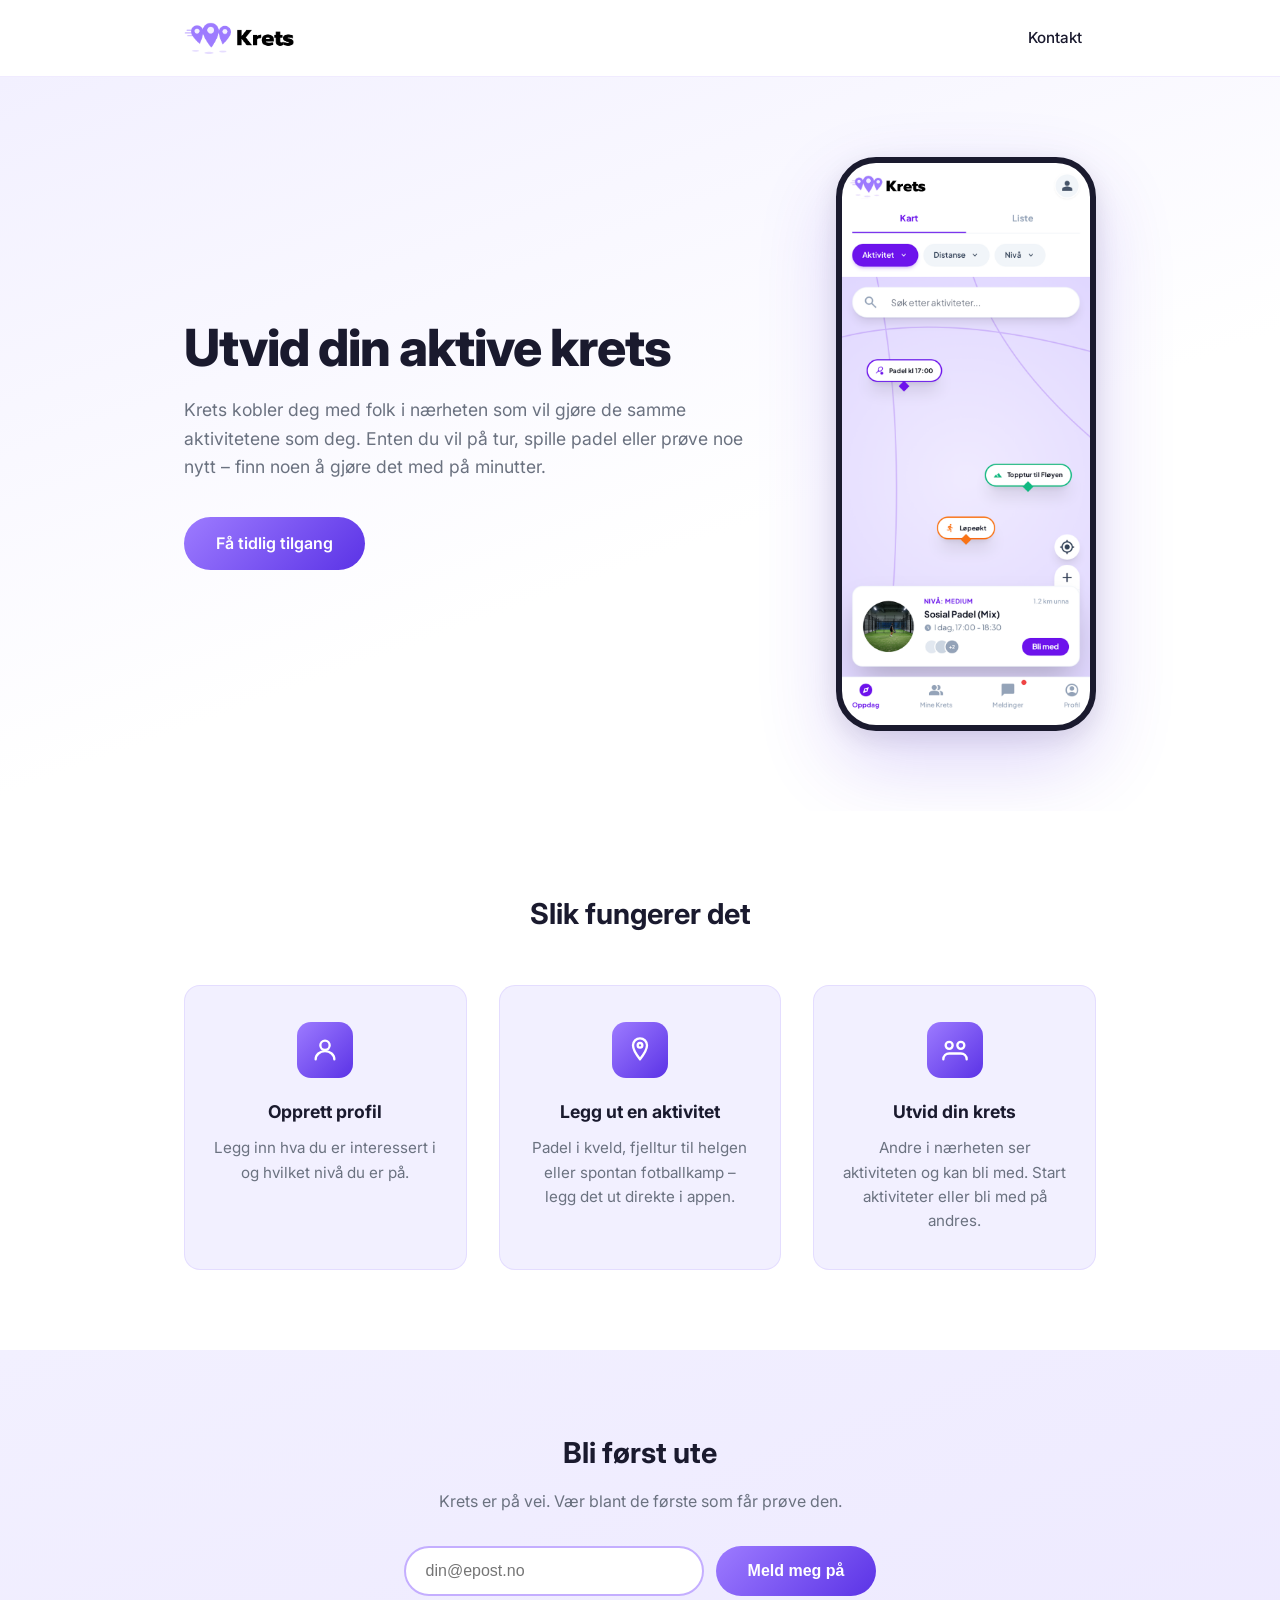
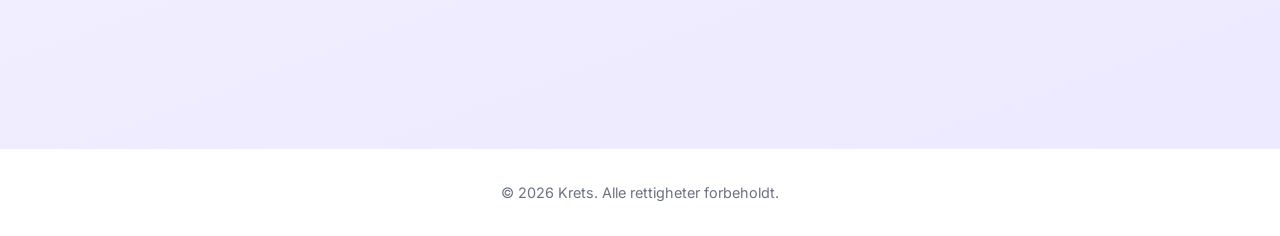
<file: index.html>
<!DOCTYPE html>
<html lang="no">
<head>
  <meta charset="UTF-8" />
  <meta name="viewport" content="width=device-width, initial-scale=1.0" />
  <title>Krets – Utvid din aktive krets</title>
  <link rel="icon" type="image/svg+xml" href="krets-icon.svg" />
  <link rel="preconnect" href="https://fonts.googleapis.com" />
  <link rel="preconnect" href="https://fonts.gstatic.com" crossorigin />
  <link href="https://fonts.googleapis.com/css2?family=Inter:wght@400;500;600;700;800&display=swap" rel="stylesheet" />
  <link rel="stylesheet" href="style.css" />
</head>
<body>

  <!-- HEADER -->
  <header>
    <div class="container header-inner">
      <img src="krets-logo-main.png" alt="Krets" class="logo-img" />
      <nav>
        <a href="kontakt.html" class="nav-link">Kontakt</a>
      </nav>
    </div>
  </header>

  <!-- HERO -->
  <section class="hero">
    <div class="container hero-inner">
      <div class="hero-text">
        <h1>Utvid din aktive krets</h1>
        <p class="hero-sub">
          Krets kobler deg med folk i nærheten som vil gjøre de samme aktivitetene som deg.
          Enten du vil på tur, spille padel eller prøve noe nytt – finn noen å gjøre det med på minutter.
        </p>
        <a href="#signup" class="btn">Få tidlig tilgang</a>
      </div>
      <div class="hero-phone">
        <div class="phone-frame">
          <img src="app-example.png" alt="Krets app" class="phone-screen" />
        </div>
      </div>
    </div>
  </section>

  <!-- HOW IT WORKS -->
  <section class="features">
    <div class="container">
      <h2>Slik fungerer det</h2>
      <div class="feature-grid">
        <div class="feature-card">
          <div class="feature-icon">
            <svg xmlns="http://www.w3.org/2000/svg" width="28" height="28" viewBox="0 0 24 24" fill="none" stroke="currentColor" stroke-width="2" stroke-linecap="round" stroke-linejoin="round"><circle cx="12" cy="8" r="4"/><path d="M4 20c0-4 3.6-7 8-7s8 3 8 7"/></svg>
          </div>
          <h3>Opprett profil</h3>
          <p>Legg inn hva du er interessert i og hvilket nivå du er på.</p>
        </div>
        <div class="feature-card">
          <div class="feature-icon">
            <svg xmlns="http://www.w3.org/2000/svg" width="28" height="28" viewBox="0 0 24 24" fill="none" stroke="currentColor" stroke-width="2" stroke-linecap="round" stroke-linejoin="round"><path d="M12 2C8.686 2 6 4.686 6 8c0 4.418 6 12 6 12s6-7.582 6-12c0-3.314-2.686-6-6-6z"/><circle cx="12" cy="8" r="2"/></svg>
          </div>
          <h3>Legg ut en aktivitet</h3>
          <p>Padel i kveld, fjelltur til helgen eller spontan fotballkamp – legg det ut direkte i appen.</p>
        </div>
        <div class="feature-card">
          <div class="feature-icon">
            <svg xmlns="http://www.w3.org/2000/svg" width="28" height="28" viewBox="0 0 24 24" fill="none" stroke="currentColor" stroke-width="2" stroke-linecap="round" stroke-linejoin="round"><circle cx="7" cy="8" r="3"/><circle cx="17" cy="8" r="3"/><path d="M2 20c0-3 2.2-5 5-5h10c2.8 0 5 2 5 5"/></svg>
          </div>
          <h3>Utvid din krets</h3>
          <p>Andre i nærheten ser aktiviteten og kan bli med. Start aktiviteter eller bli med på andres.</p>
        </div>
      </div>
    </div>
  </section>

  <!-- SIGNUP -->
  <section class="signup" id="signup">
    <div class="container">
      <h2>Bli først ute</h2>
      <p>Krets er på vei. Vær blant de første som får prøve den.</p>
      <form class="signup-form" id="signupForm">
        <input type="email" id="emailInput" placeholder="din@epost.no" required />
        <button type="submit" class="btn">Meld meg på</button>
      </form>
      <p class="form-feedback" id="formFeedback"></p>
    </div>
  </section>

  <!-- FOOTER -->
  <footer>
    <div class="container">
      <p>© 2026 Krets. Alle rettigheter forbeholdt.</p>
    </div>
  </footer>

  <script src="main.js"></script>
</body>
</html>
</file>
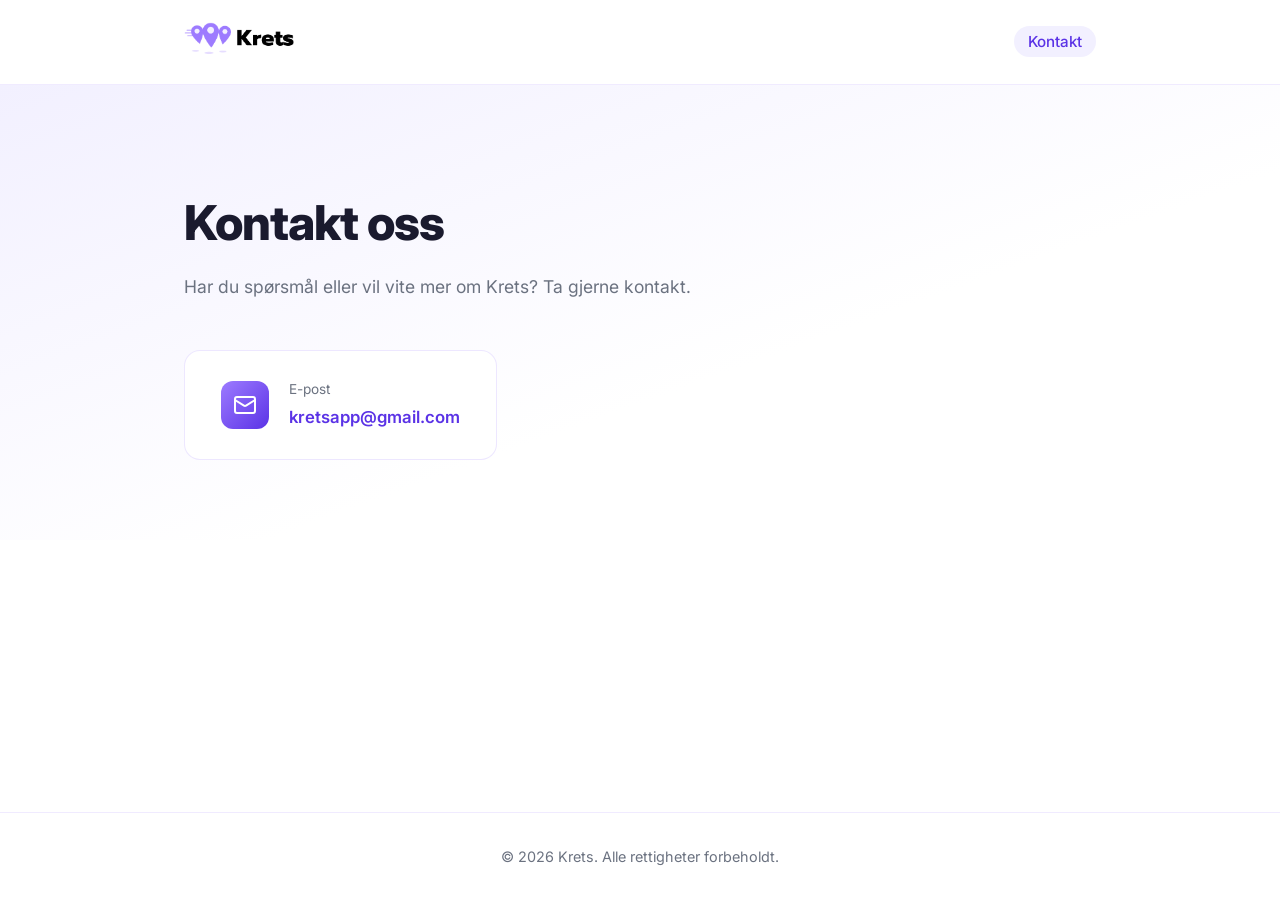
<file: kontakt.html>
<!DOCTYPE html>
<html lang="no">
<head>
  <meta charset="UTF-8" />
  <meta name="viewport" content="width=device-width, initial-scale=1.0" />
  <title>Kontakt – Krets</title>
  <link rel="icon" type="image/svg+xml" href="krets-icon.svg" />
  <link rel="preconnect" href="https://fonts.googleapis.com" />
  <link rel="preconnect" href="https://fonts.gstatic.com" crossorigin />
  <link href="https://fonts.googleapis.com/css2?family=Inter:wght@400;500;600;700;800&display=swap" rel="stylesheet" />
  <link rel="stylesheet" href="style.css" />
</head>
<body>

  <!-- HEADER -->
  <header>
    <div class="container header-inner">
      <a href="index.html"><img src="krets-logo-main.png" alt="Krets" class="logo-img" /></a>
      <nav>
        <a href="kontakt.html" class="nav-link active">Kontakt</a>
      </nav>
    </div>
  </header>

  <!-- CONTACT -->
  <main><section class="contact-page">
    <div class="container">
      <h1>Kontakt oss</h1>
      <p class="contact-sub">Har du spørsmål eller vil vite mer om Krets? Ta gjerne kontakt.</p>
      <div class="contact-card">
        <div class="contact-icon">
          <svg xmlns="http://www.w3.org/2000/svg" width="24" height="24" viewBox="0 0 24 24" fill="none" stroke="currentColor" stroke-width="2" stroke-linecap="round" stroke-linejoin="round"><rect width="20" height="16" x="2" y="4" rx="2"/><path d="m22 7-8.97 5.7a1.94 1.94 0 0 1-2.06 0L2 7"/></svg>
        </div>
        <div>
          <p class="contact-label">E-post</p>
          <a href="mailto:kretsapp@gmail.com" class="contact-value">kretsapp@gmail.com</a>
        </div>
      </div>
    </div>
  </section></main>

  <!-- FOOTER -->
  <footer>
    <div class="container">
      <p>© 2026 Krets. Alle rettigheter forbeholdt.</p>
    </div>
  </footer>

</body>
</html>
</file>
<file: style.css>
*, *::before, *::after {
  box-sizing: border-box;
  margin: 0;
  padding: 0;
}

:root {
  --purple: #9D7BFF;
  --purple-dark: #5B33E6;
  --purple-light: #C4AEFF;
  --frost: #F2F0FF;
  --ink: #1A1A2E;
  --gray: #6b7280;
  --white: #ffffff;
}

html {
  scroll-behavior: smooth;
}

body {
  font-family: 'Inter', sans-serif;
  color: var(--ink);
  background: var(--white);
  line-height: 1.6;
  min-height: 100vh;
  display: flex;
  flex-direction: column;
}

main {
  flex: 1;
}

.container {
  max-width: 960px;
  margin: 0 auto;
  padding: 0 24px;
}

/* HEADER */
header {
  padding: 20px 0;
  border-bottom: 1px solid rgba(157, 123, 255, 0.15);
}

.header-inner {
  display: flex;
  align-items: center;
  justify-content: space-between;
}

.logo-img {
  height: 36px;
  width: auto;
}

.nav-link {
  font-size: 0.95rem;
  font-weight: 500;
  color: var(--ink);
  text-decoration: none;
  padding: 6px 14px;
  border-radius: 50px;
  transition: background 0.15s, color 0.15s;
}

.nav-link:hover,
.nav-link.active {
  background: var(--frost);
  color: var(--purple-dark);
}

/* CONTACT PAGE */
.contact-page {
  padding: 100px 0 80px;
  background: linear-gradient(160deg, var(--frost) 0%, var(--white) 60%);
}

.contact-page h1 {
  font-size: clamp(2rem, 5vw, 3rem);
  font-weight: 800;
  letter-spacing: -1px;
  margin-bottom: 12px;
  color: var(--ink);
}

.contact-sub {
  font-size: 1.1rem;
  color: var(--gray);
  margin-bottom: 48px;
}

.contact-card {
  display: inline-flex;
  align-items: center;
  gap: 20px;
  background: var(--white);
  border: 1px solid rgba(196, 174, 255, 0.3);
  border-radius: 16px;
  padding: 28px 36px;
}

.contact-icon {
  display: inline-flex;
  align-items: center;
  justify-content: center;
  width: 48px;
  height: 48px;
  background: linear-gradient(135deg, var(--purple) 0%, var(--purple-dark) 100%);
  border-radius: 12px;
  color: var(--white);
  flex-shrink: 0;
}

.contact-label {
  font-size: 0.85rem;
  color: var(--gray);
  margin-bottom: 4px;
}

.contact-value {
  font-size: 1.05rem;
  font-weight: 600;
  color: var(--purple-dark);
  text-decoration: none;
}

.contact-value:hover {
  text-decoration: underline;
}

/* HERO */
.hero {
  padding: 80px 0;
  background: linear-gradient(160deg, var(--frost) 0%, var(--white) 60%);
  overflow: hidden;
}

.hero-inner {
  display: flex;
  align-items: center;
  gap: 64px;
}

.hero-text {
  flex: 1;
  min-width: 0;
}

.hero h1 {
  font-size: clamp(2rem, 4vw, 3.2rem);
  font-weight: 800;
  line-height: 1.15;
  letter-spacing: -1px;
  margin-bottom: 20px;
  color: var(--ink);
}

.hero-sub {
  font-size: 1.1rem;
  color: var(--gray);
  margin-bottom: 36px;
}

.hero-phone {
  flex-shrink: 0;
}

.phone-frame {
  width: 260px;
  border-radius: 40px;
  overflow: hidden;
  box-shadow: 0 32px 80px rgba(91, 51, 230, 0.2), 0 8px 24px rgba(0,0,0,0.1);
  border: 6px solid var(--ink);
  background: var(--ink);
}

.phone-screen {
  width: 100%;
  display: block;
}

@media (max-width: 768px) {
  .hero-inner {
    flex-direction: column;
    text-align: center;
    gap: 40px;
  }

  .hero-sub {
    margin: 0 auto 36px;
  }

  .phone-frame {
    width: 220px;
  }
}

/* BUTTON */
.btn {
  display: inline-block;
  background: linear-gradient(135deg, var(--purple) 0%, var(--purple-dark) 100%);
  color: var(--white);
  font-size: 1rem;
  font-weight: 600;
  padding: 14px 32px;
  border-radius: 50px;
  border: none;
  cursor: pointer;
  text-decoration: none;
  transition: opacity 0.2s, transform 0.1s;
}

.btn:hover {
  opacity: 0.9;
  transform: translateY(-1px);
}

/* FEATURES */
.features {
  padding: 80px 0;
  background: var(--white);
}

.features h2 {
  text-align: center;
  font-size: 1.8rem;
  font-weight: 700;
  margin-bottom: 48px;
  color: var(--ink);
}

.feature-grid {
  display: grid;
  grid-template-columns: repeat(auto-fit, minmax(240px, 1fr));
  gap: 32px;
}

.feature-card {
  background: var(--frost);
  border-radius: 16px;
  padding: 36px 28px;
  text-align: center;
  border: 1px solid rgba(196, 174, 255, 0.3);
}

.feature-icon {
  display: inline-flex;
  align-items: center;
  justify-content: center;
  width: 56px;
  height: 56px;
  background: linear-gradient(135deg, var(--purple) 0%, var(--purple-dark) 100%);
  border-radius: 14px;
  color: var(--white);
  margin-bottom: 20px;
}

.feature-card h3 {
  font-size: 1.1rem;
  font-weight: 700;
  margin-bottom: 10px;
  color: var(--ink);
}

.feature-card p {
  font-size: 0.95rem;
  color: var(--gray);
}

/* SIGNUP */
.signup {
  padding: 80px 0;
  background: linear-gradient(160deg, var(--frost) 0%, #ede9ff 100%);
  text-align: center;
}

.signup h2 {
  font-size: 1.8rem;
  font-weight: 700;
  margin-bottom: 12px;
  color: var(--ink);
}

.signup p {
  color: var(--gray);
  margin-bottom: 32px;
}

.signup-form {
  display: flex;
  gap: 12px;
  justify-content: center;
  flex-wrap: wrap;
}

.signup-form input[type="email"] {
  padding: 14px 20px;
  font-size: 1rem;
  border: 2px solid var(--purple-light);
  border-radius: 50px;
  outline: none;
  width: 300px;
  transition: border-color 0.2s;
  background: var(--white);
  color: var(--ink);
}

.signup-form input[type="email"]:focus {
  border-color: var(--purple);
}

.form-feedback {
  margin-top: 16px;
  font-size: 0.95rem;
  min-height: 24px;
  color: var(--purple-dark);
  font-weight: 500;
}

/* FOOTER */
footer {
  padding: 32px 0;
  text-align: center;
  border-top: 1px solid rgba(157, 123, 255, 0.15);
}

footer p {
  font-size: 0.9rem;
  color: var(--gray);
}

/* MOBILE */
@media (max-width: 600px) {
  .hero {
    padding: 64px 0 56px;
  }

  .signup-form {
    flex-direction: column;
    align-items: center;
  }

  .signup-form input[type="email"] {
    width: 100%;
    max-width: 360px;
  }
}
</file>
